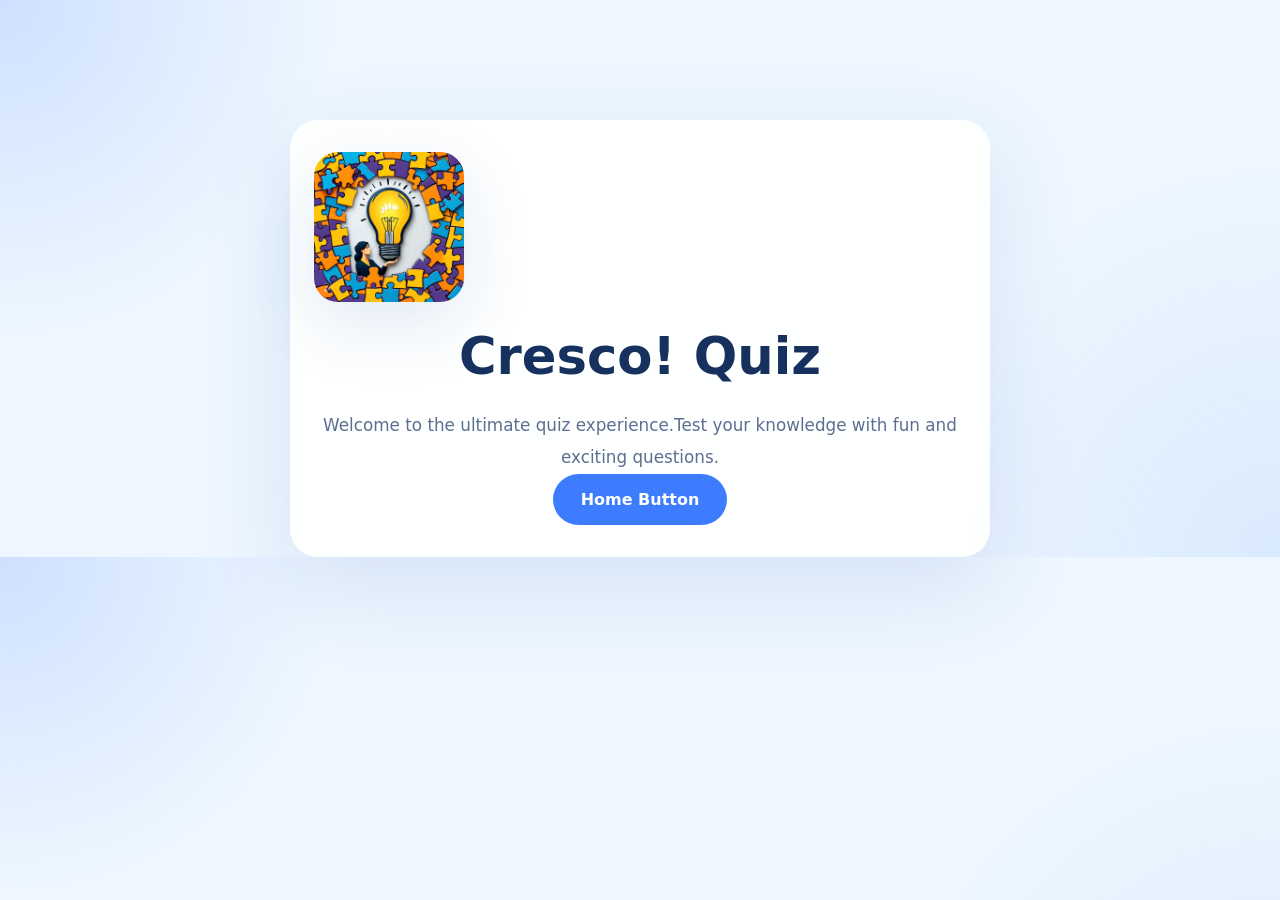
<file: index.html>
<!DOCTYPE html>
<html lang="en">
<head>
  <meta charset="UTF-8">
  <meta name="viewport" content="width=device-width, initial-scale=1.0">
  <title>Cresco! Quiz</title>
  <link rel="stylesheet" href="css/front.css">
</head>
<body>
  <div class="container">
    <header>
        <img src="images/cresco.jpg" alt="Quiz Image" class="square-image">
      <h1>Cresco! Quiz</h1>
      <p>Welcome to the ultimate quiz experience.Test your knowledge with fun and exciting questions.</p>
    </header>

    <!-- Button to redirect to another page -->
    <a href="practice.html" class="home-button">Home Button</a>
  </div>
</body>
</html>
</file>
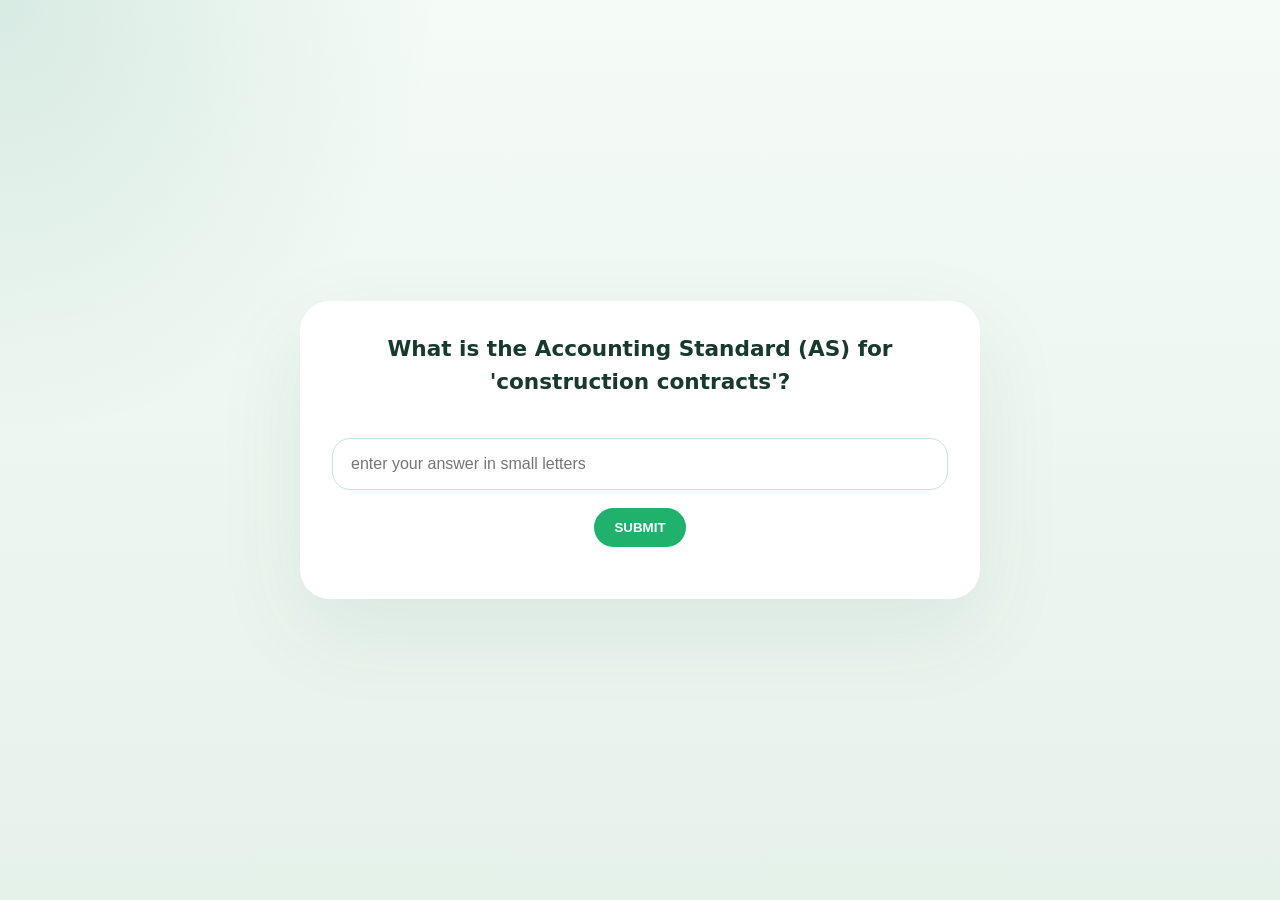
<file: caStandards.html>
<!DOCTYPE html>
<html lang="en">
<head>
  <meta charset="UTF-8">
  <meta name="viewport" content="width=device-width, initial-scale=1.0">
  <title>Quiz Website</title>
  <link rel="stylesheet" href="css/caStandards.css">
</head>
<body>
  <div class="quiz-container">
    <div class="quiz-box">
      <div id="question" class="question"></div>
      <div class="answerText">

       
        <input type="text" placeholder="enter your answer in small letters" id="answerBox"> 
        
        <button class="ansSubmitButn">SUBMIT</button>

      </div>
      <div id="result" class="result">placeholder</div>
    </div>
  </div>
  <script src="js/caStandards.js"></script>
</body>
</html>
</file>
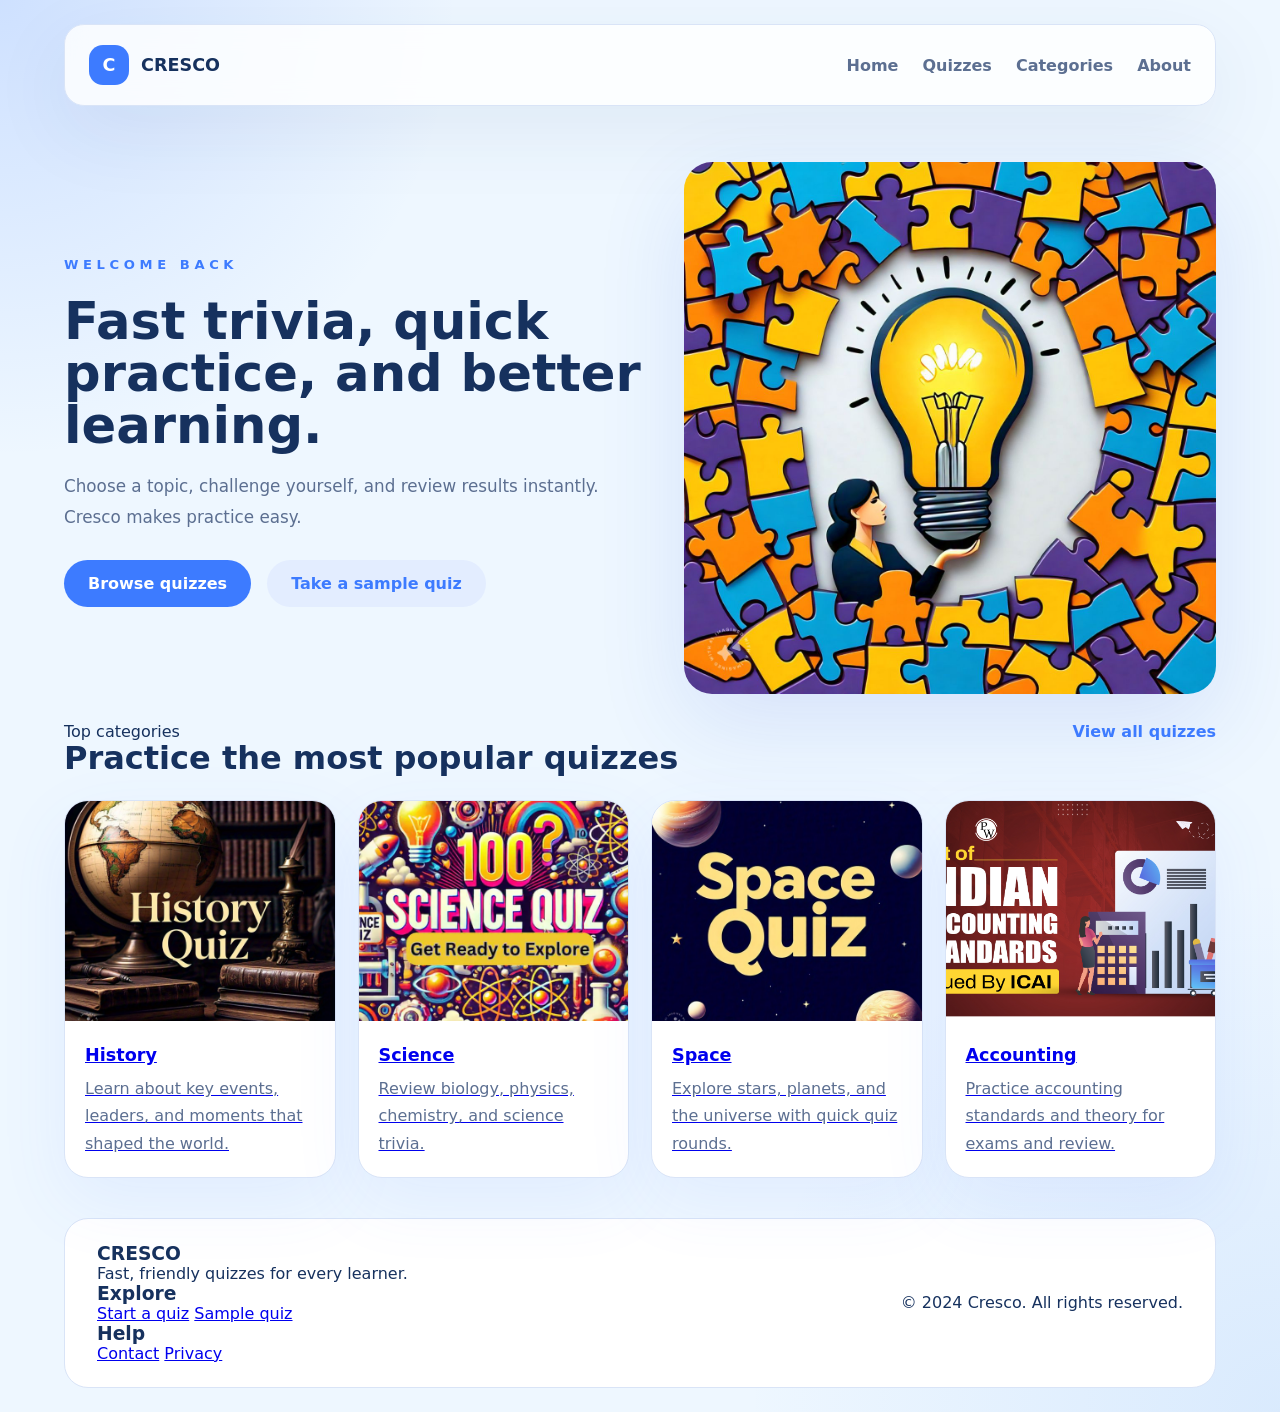
<file: home.html>
﻿<!DOCTYPE html>
<html lang="en">
  <head>
    <meta charset="UTF-8" />
    <meta name="viewport" content="width=device-width, initial-scale=1.0" />
    <title>CRESCO | Home</title>
    <link rel="stylesheet" href="css/front.css" />
  </head>
  <body>
    <div class="page-shell">
      <header class="site-header">
        <a class="brand" href="index.html">
          <span class="brand-mark">C</span>
          <span>CRESCO</span>
        </a>
        <nav class="site-nav" aria-label="Main navigation">
          <a href="index.html">Home</a>
          <a href="practice.html">Quizzes</a>
          <a href="practice.html#topics">Categories</a>
          <a href="#footer">About</a>
        </nav>
      </header>

      <main>
        <section class="hero-panel">
          <div class="hero-copy">
            <p class="eyebrow">Welcome back</p>
            <h1>Fast trivia, quick practice, and better learning.</h1>
            <p>Choose a topic, challenge yourself, and review results instantly. Cresco makes practice easy.</p>
            <div class="hero-actions">
              <a class="btn btn-primary" href="practice.html">Browse quizzes</a>
              <a class="btn btn-secondary" href="questions.html">Take a sample quiz</a>
            </div>
          </div>
          <div class="hero-visual">
            <img src="images/cresco.jpg" alt="Cresco quiz experience" />
          </div>
        </section>

        <section class="section-block" id="topics">
          <div class="section-header">
            <div>
              <p class="eyebrow">Top categories</p>
              <h2>Practice the most popular quizzes</h2>
            </div>
            <a class="link-text" href="practice.html">View all quizzes</a>
          </div>

          <div class="category-grid">
            <a class="category-card" href="questions.html">
              <img src="images/history.jpg" alt="History quiz" />
              <div>
                <h3>History</h3>
                <p>Learn about key events, leaders, and moments that shaped the world.</p>
              </div>
            </a>
            <a class="category-card" href="questions.html">
              <img src="images/science1.png" alt="Science quiz" />
              <div>
                <h3>Science</h3>
                <p>Review biology, physics, chemistry, and science trivia.</p>
              </div>
            </a>
            <a class="category-card" href="questions.html">
              <img src="images/space.jpg" alt="Space quiz" />
              <div>
                <h3>Space</h3>
                <p>Explore stars, planets, and the universe with quick quiz rounds.</p>
              </div>
            </a>
            <a class="category-card" href="caStandards.html">
              <img src="images/accounting_standards.jpg" alt="Accounting standards quiz" />
              <div>
                <h3>Accounting</h3>
                <p>Practice accounting standards and theory for exams and review.</p>
              </div>
            </a>
          </div>
        </section>
      </main>

      <footer class="site-footer" id="footer">
        <div class="footer-group">
          <div>
            <h3>CRESCO</h3>
            <p>Fast, friendly quizzes for every learner.</p>
          </div>
          <div>
            <h3>Explore</h3>
            <a href="practice.html">Start a quiz</a>
            <a href="questions.html">Sample quiz</a>
          </div>
          <div>
            <h3>Help</h3>
            <a href="#">Contact</a>
            <a href="#">Privacy</a>
          </div>
        </div>
        <p class="footer-note">© 2024 Cresco. All rights reserved.</p>
      </footer>
    </div>
  </body>
</html>
</file>
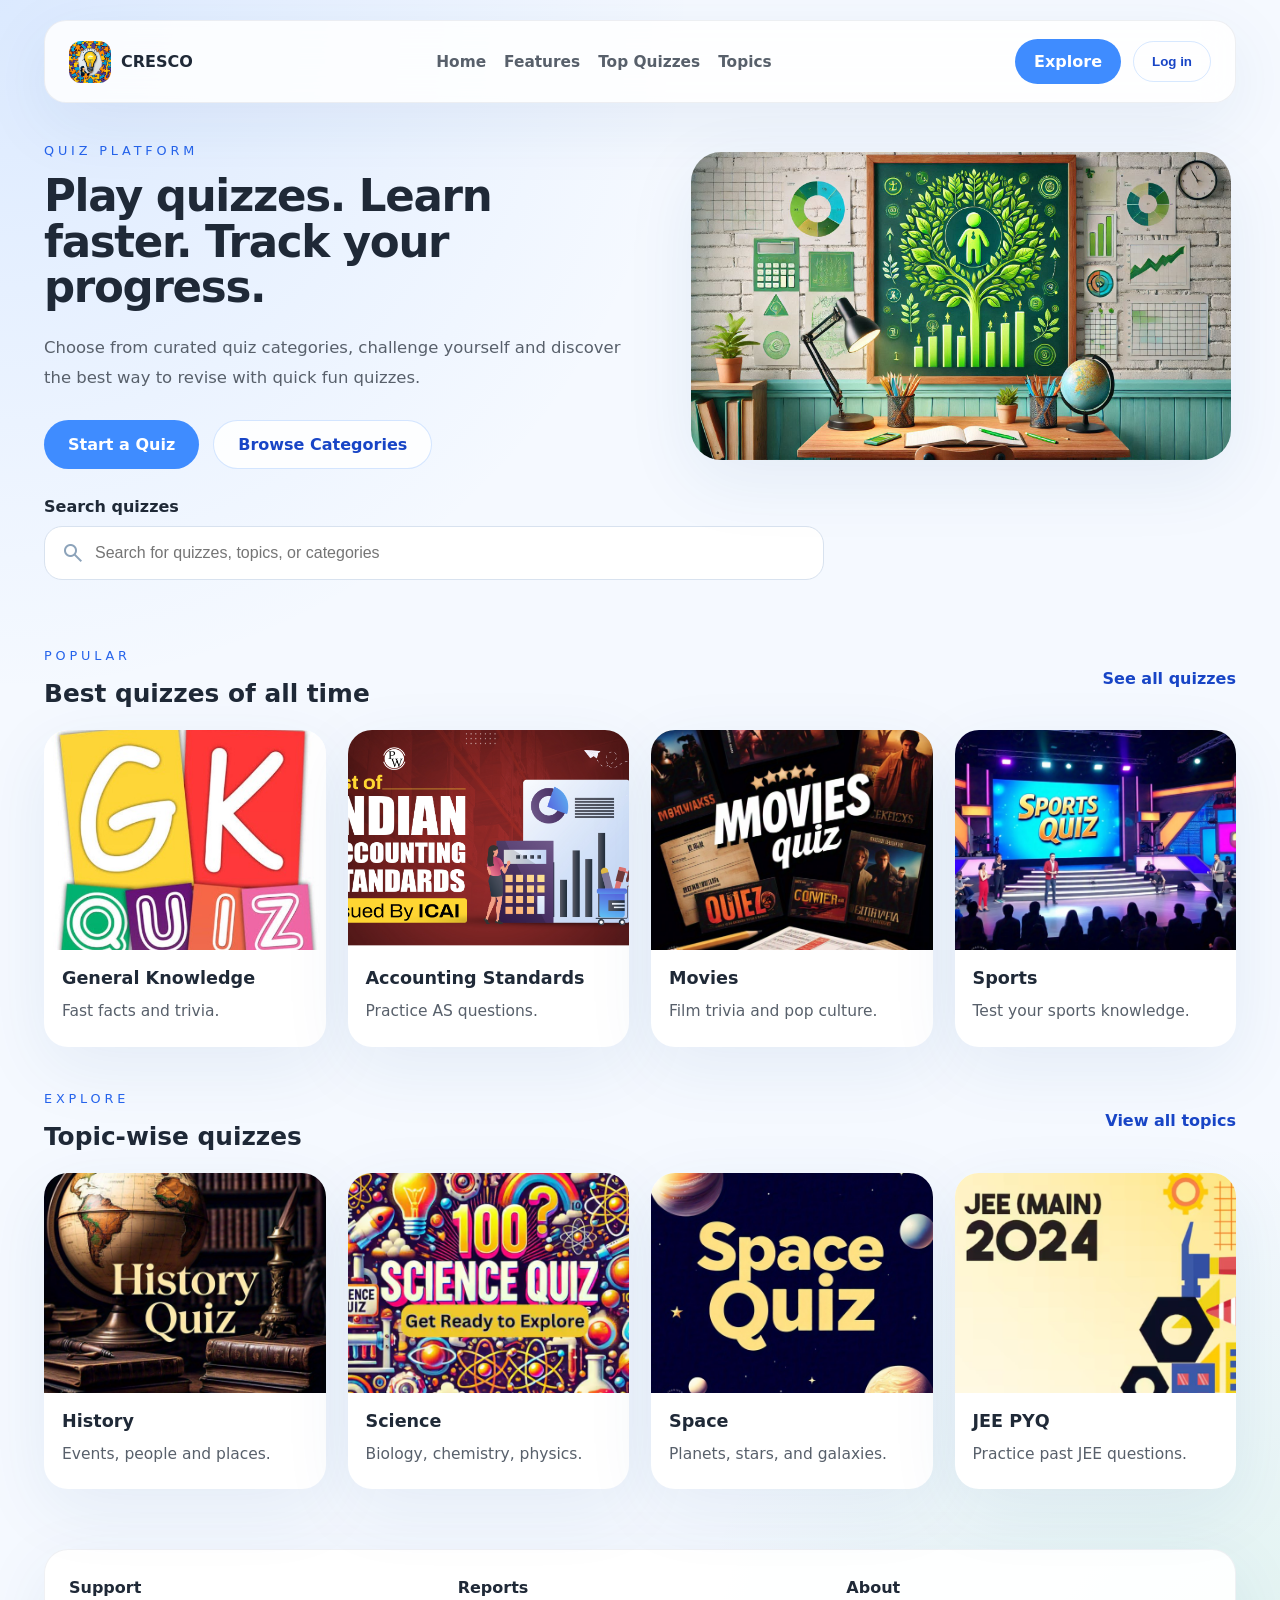
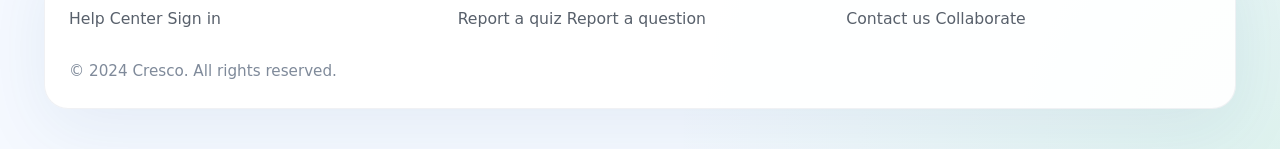
<file: practice.html>
<!DOCTYPE html>
<html lang="en">
<head>
  <meta charset="UTF-8" />
  <meta name="viewport" content="width=device-width, initial-scale=1.0" />
  <title>CRESCO | Quiz Hub</title>
  <link rel="stylesheet" href="css/practice.css" />
  <link rel="stylesheet" href="https://fonts.googleapis.com/css2?family=Material+Symbols+Outlined:opsz,wght,FILL,GRAD@20..48,100..700,0..1,-50..200" />
</head>
<body>
  <div class="page-shell">
    <header class="site-header">
      <a class="brand" href="index.html">
        <img src="images/cresco.jpg" alt="Cresco logo" />
        <span>CRESCO</span>
      </a>

      <nav class="site-nav" aria-label="Main navigation">
        <a href="index.html">Home</a>
        <a href="#features">Features</a>
        <a href="#top-quizzes">Top Quizzes</a>
        <a href="#topics">Topics</a>
      </nav>

      <div class="header-actions">
        <a class="header-button" href="#features">Explore</a>
        <button class="header-button outline" type="button">Log in</button>
      </div>
    </header>

    <main>
      <section class="hero-panel">
        <div class="hero-copy">
          <p class="eyebrow">Quiz platform</p>
          <h1>Play quizzes. Learn faster. Track your progress.</h1>
          <p class="hero-text">Choose from curated quiz categories, challenge yourself and discover the best way to revise with quick fun quizzes.</p>
          <div class="hero-actions">
            <a class="btn btn-primary" href="questions.html">Start a Quiz</a>
            <a class="btn btn-secondary" href="#top-quizzes">Browse Categories</a>
          </div>
        </div>

        <div class="hero-visual">
          <img src="images/Designer6.jpeg" alt="Online quiz platform illustration" />
        </div>
      </section>

      <section class="search-panel" id="features">
        <label class="search-label" for="quiz-search">Search quizzes</label>
        <div class="search-box">
          <span class="material-symbols-outlined search-icon">search</span>
          <input id="quiz-search" class="search-input" type="search" placeholder="Search for quizzes, topics, or categories" aria-label="Search quizzes" />
        </div>
      </section>

      <section class="section-block" id="top-quizzes">
        <div class="section-header">
          <div>
            <p class="eyebrow">Popular</p>
            <h2>Best quizzes of all time</h2>
          </div>
          <a class="link-text" href="questions.html">See all quizzes</a>
        </div>

        <div class="quiz-grid">
          <a class="quiz-card" href="questions.html">
            <img src="images/gk.jpg" alt="General knowledge quiz" />
            <div class="quiz-card-info">
              <h3>General Knowledge</h3>
              <p>Fast facts and trivia.</p>
            </div>
          </a>
          <a class="quiz-card" href="caStandards.html">
            <img src="images/accounting_standards.jpg" alt="Accounting standards quiz" />
            <div class="quiz-card-info">
              <h3>Accounting Standards</h3>
              <p>Practice AS questions.</p>
            </div>
          </a>
          <a class="quiz-card" href="questions.html">
            <img src="images/movies.jpg" alt="Movies quiz" />
            <div class="quiz-card-info">
              <h3>Movies</h3>
              <p>Film trivia and pop culture.</p>
            </div>
          </a>
          <a class="quiz-card" href="questions.html">
            <img src="images/sports.jpg" alt="Sports quiz" />
            <div class="quiz-card-info">
              <h3>Sports</h3>
              <p>Test your sports knowledge.</p>
            </div>
          </a>
        </div>
      </section>

      <section class="section-block" id="topics">
        <div class="section-header">
          <div>
            <p class="eyebrow">Explore</p>
            <h2>Topic-wise quizzes</h2>
          </div>
          <a class="link-text" href="#topics">View all topics</a>
        </div>

        <div class="quiz-grid">
          <a class="quiz-card" href="questions.html">
            <img src="images/history.jpg" alt="History quiz" />
            <div class="quiz-card-info">
              <h3>History</h3>
              <p>Events, people and places.</p>
            </div>
          </a>
          <a class="quiz-card" href="questions.html">
            <img src="images/science1.png" alt="Science quiz" />
            <div class="quiz-card-info">
              <h3>Science</h3>
              <p>Biology, chemistry, physics.</p>
            </div>
          </a>
          <a class="quiz-card" href="questions.html">
            <img src="images/space.jpg" alt="Space quiz" />
            <div class="quiz-card-info">
              <h3>Space</h3>
              <p>Planets, stars, and galaxies.</p>
            </div>
          </a>
          <a class="quiz-card" href="questions.html">
            <img src="images/jeemains.jpg" alt="JEE PYQ quiz" />
            <div class="quiz-card-info">
              <h3>JEE PYQ</h3>
              <p>Practice past JEE questions.</p>
            </div>
          </a>
        </div>
      </section>
    </main>

    <footer class="site-footer">
      <div class="footer-group">
        <div>
          <h3>Support</h3>
          <a href="#">Help Center</a>
          <a href="#">Sign in</a>
        </div>
        <div>
          <h3>Reports</h3>
          <a href="#">Report a quiz</a>
          <a href="#">Report a question</a>
        </div>
        <div>
          <h3>About</h3>
          <a href="#">Contact us</a>
          <a href="#">Collaborate</a>
        </div>
      </div>
      <p class="footer-note">© 2024 Cresco. All rights reserved.</p>
    </footer>
  </div>
</body>
</html>
</file>
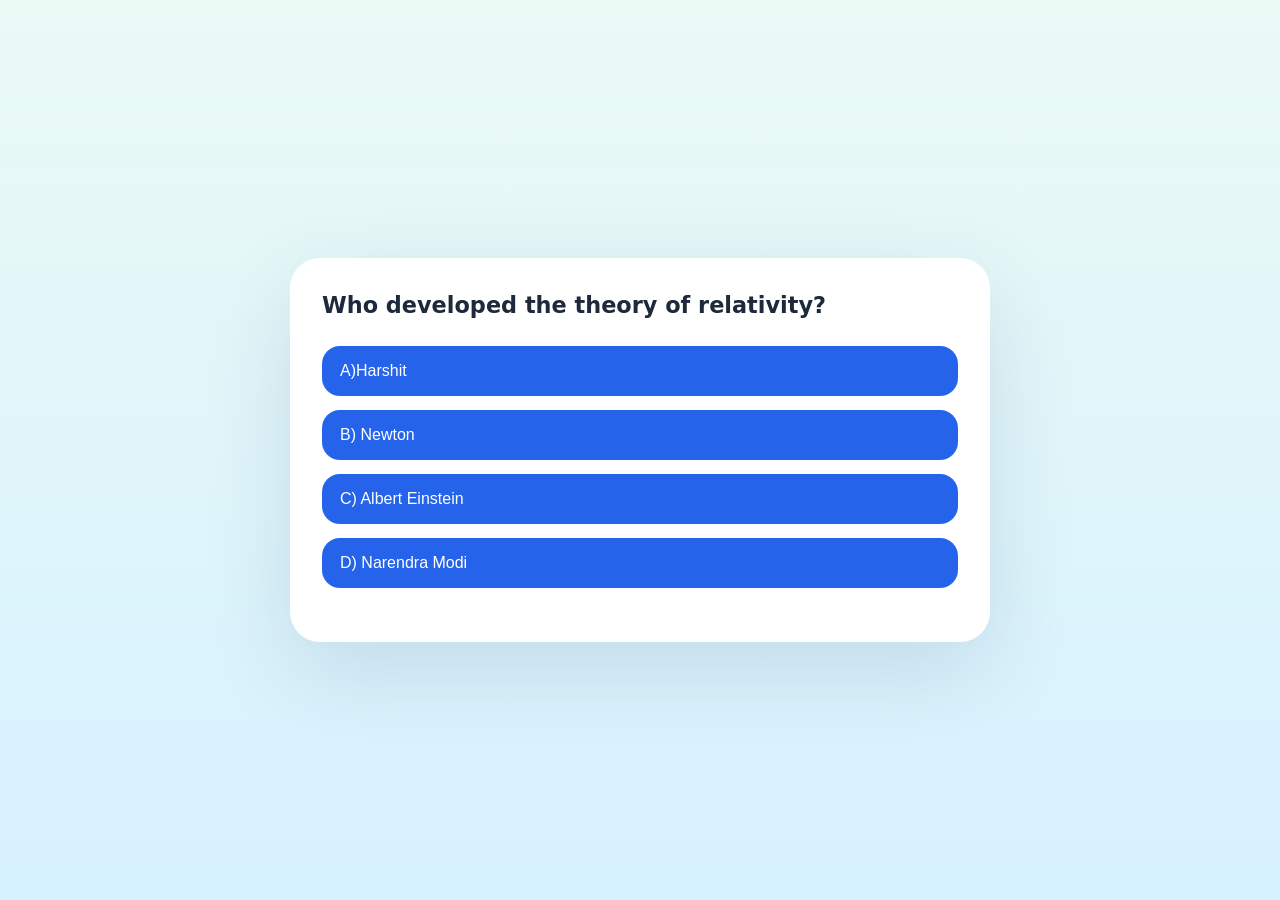
<file: questions.html>
<!DOCTYPE html>
<html lang="en">
<head>
  <meta charset="UTF-8">
  <meta name="viewport" content="width=device-width, initial-scale=1.0">
  <title>Quiz Website</title>
  <link rel="stylesheet" href="css/questions.css">
</head>
<body>
  <div class="quiz-container">
    <div class="quiz-box">
      <div id="question" class="question">who devloped the theory of relativity?</div>
      <div class="options">
        <button class="option" onclick="checkAnswer('a')">A) Harshit</button>
        <button class="option" onclick="checkAnswer('b')">B) issac newton</button>
        <button class="option" onclick="checkAnswer('c')">C) albert eienstein</button>
        <button class="option" onclick="checkAnswer('d')">D) narendra modi</button>
      </div>
      <div id="result" class="result"></div>
    </div>
  </div>
  <script src="js/questions.js"></script>
</body>
</html>
</file>
<file: css/front.css>
:root {
  --bg: #eef7ff;
  --surface: #ffffff;
  --surface-soft: #f7faff;
  --text: #16315e;
  --muted: #5c6f91;
  --accent: #3d7bff;
  --accent-soft: #e3edff;
  --border: #d9e4f7;
}

* {
  margin: 0;
  padding: 0;
  box-sizing: border-box;
}

body {
  font-family: 'Inter', system-ui, -apple-system, BlinkMacSystemFont, 'Segoe UI', sans-serif;
  color: var(--text);
  background: radial-gradient(circle at top left, rgba(61, 123, 255, 0.18), transparent 24%),
    radial-gradient(circle at bottom right, rgba(69, 142, 241, 0.12), transparent 28%),
    var(--bg);
}

.page-shell {
  max-width: 1200px;
  margin: 0 auto;
  padding: 24px;
}

.site-header {
  display: flex;
  align-items: center;
  justify-content: space-between;
  gap: 16px;
  padding: 20px 24px;
  background: rgba(255, 255, 255, 0.82);
  border: 1px solid var(--border);
  border-radius: 20px;
  box-shadow: 0 24px 80px rgba(36, 70, 132, 0.08);
  backdrop-filter: blur(12px);
  position: sticky;
  top: 16px;
  z-index: 10;
}

.brand {
  display: inline-flex;
  align-items: center;
  gap: 12px;
  text-decoration: none;
  color: var(--text);
  font-weight: 800;
  font-size: 1.1rem;
}

.brand-mark {
  display: inline-flex;
  align-items: center;
  justify-content: center;
  width: 40px;
  height: 40px;
  border-radius: 14px;
  background: var(--accent);
  color: white;
  font-weight: 700;
}

.site-nav {
  display: flex;
  gap: 24px;
  flex-wrap: wrap;
  align-items: center;
}

.site-nav a {
  color: var(--muted);
  text-decoration: none;
  font-weight: 600;
  transition: color 0.2s ease;
}

.site-nav a:hover,
.site-nav a:focus-visible {
  color: var(--accent);
}

.hero,
.hero-panel {
  display: grid;
  grid-template-columns: minmax(0, 1.05fr) minmax(360px, 0.95fr);
  align-items: center;
  gap: 32px;
  margin-top: 32px;
}

.hero-panel {
  padding: 24px 0;
}

.hero-copy {
  max-width: 650px;
}

.hero-actions {
  display: flex;
  gap: 16px;
  flex-wrap: wrap;
  margin-top: 22px;
}

.hero-copy .eyebrow {
  text-transform: uppercase;
  letter-spacing: 0.35em;
  margin-bottom: 18px;
  color: var(--accent);
  font-size: 0.82rem;
  font-weight: 700;
}

.hero-copy h1 {
  font-size: clamp(2.8rem, 4vw, 4.8rem);
  line-height: 1.02;
  margin-bottom: 20px;
}

.hero-copy p {
  font-size: 1.05rem;
  line-height: 1.8;
  color: var(--muted);
  max-width: 640px;
  margin-bottom: 28px;
}

.hero-actions {
  display: flex;
  gap: 16px;
  flex-wrap: wrap;
}

.btn {
  display: inline-flex;
  align-items: center;
  justify-content: center;
  padding: 14px 24px;
  border-radius: 999px;
  font-weight: 700;
  text-decoration: none;
  transition: transform 0.2s ease, background-color 0.2s ease, color 0.2s ease;
}

.btn-primary {
  background: var(--accent);
  color: white;
}

.btn-secondary {
  background: var(--accent-soft);
  color: var(--accent);
}

.btn:hover,
.btn:focus-visible {
  transform: translateY(-1px);
}

.hero-visual img {
  width: 100%;
  border-radius: 28px;
  box-shadow: 0 30px 90px rgba(39, 83, 214, 0.12);
  object-fit: cover;
}

.categories,
.feature-block,
.site-footer {
  margin-top: 40px;
}

.section-header {
  display: flex;
  align-items: baseline;
  justify-content: space-between;
  gap: 18px;
  margin-bottom: 24px;
}

.section-header h2 {
  font-size: 2rem;
  line-height: 1.1;
}

.link-text {
  color: var(--accent);
  font-weight: 700;
  text-decoration: none;
}

.category-grid {
  display: grid;
  grid-template-columns: repeat(4, minmax(0, 1fr));
  gap: 22px;
}

.category-card {
  background: var(--surface);
  border: 1px solid var(--border);
  border-radius: 24px;
  overflow: hidden;
  box-shadow: 0 24px 70px rgba(80, 116, 255, 0.08);
  transition: transform 0.25s ease, box-shadow 0.25s ease;
}

.category-card:hover,
.category-card:focus-within {
  transform: translateY(-4px);
  box-shadow: 0 40px 95px rgba(80, 116, 255, 0.14);
}

.category-card img {
  width: 100%;
  height: 220px;
  object-fit: cover;
}

.category-card div {
  padding: 20px;
}

.category-card h3 {
  font-size: 1.1rem;
  margin-bottom: 10px;
}

.category-card p {
  color: var(--muted);
  line-height: 1.7;
}

.feature-block {
  display: grid;
  grid-template-columns: repeat(3, minmax(0, 1fr));
  gap: 20px;
}

.feature-card {
  background: var(--surface);
  padding: 28px;
  border-radius: 24px;
  border: 1px solid var(--border);
  box-shadow: 0 20px 70px rgba(45, 81, 170, 0.08);
}

.feature-card h3 {
  margin-bottom: 14px;
}

.feature-card p {
  line-height: 1.8;
  color: var(--muted);
}

.site-footer {
  display: flex;
  align-items: center;
  justify-content: space-between;
  padding: 24px 32px;
  border-radius: 24px;
  background: var(--surface);
  border: 1px solid var(--border);
}

.footer-logo {
  font-size: 1.05rem;
  font-weight: 800;
  margin-bottom: 6px;
}

.footer-links {
  display: flex;
  gap: 18px;
  flex-wrap: wrap;
}

.footer-links a {
  text-decoration: none;
  color: var(--muted);
  font-weight: 600;
}

.footer-links a:hover,
.footer-links a:focus-visible {
  color: var(--accent);
}

@media (max-width: 980px) {
  .hero,
  .feature-block,
  .category-grid {
    grid-template-columns: 1fr;
  }

  .site-header {
    flex-direction: column;
    align-items: stretch;
  }

  .site-footer {
    flex-direction: column;
    align-items: flex-start;
    gap: 20px;
  }
}

@media (max-width: 640px) {
  .page-shell {
    padding: 18px;
  }

  .hero-copy h1 {
    font-size: 2.4rem;
  }

  .site-nav {
    justify-content: center;
  }

  .category-card img,
  .hero-visual img {
    height: auto;
  }
}

/* index page support */
.container {
  max-width: 700px;
  margin: 120px auto 0;
  text-align: center;
  padding: 32px 24px;
  background: rgba(255, 255, 255, 0.96);
  border-radius: 28px;
  box-shadow: 0 30px 90px rgba(28, 79, 170, 0.12);
}

.container header {
  display: grid;
  gap: 24px;
  align-items: center;
}

.container h1 {
  font-size: clamp(2.6rem, 4vw, 4.2rem);
  color: var(--text);
}

.container p {
  color: var(--muted);
  font-size: 1.05rem;
  line-height: 1.9;
}

.square-image {
  width: 150px;
  height: 150px;
  object-fit: cover;
  border-radius: 24px;
  box-shadow: 0 22px 70px rgba(28, 79, 170, 0.12);
}

.home-button {
  display: inline-flex;
  align-items: center;
  justify-content: center;
  padding: 16px 28px;
  border-radius: 999px;
  background: var(--accent);
  color: white;
  font-weight: 700;
  text-decoration: none;
  transition: transform 0.2s ease, background-color 0.2s ease;
}

.home-button:hover,
.home-button:focus-visible {
  transform: translateY(-1px);
  background: #1f5ed7;
}
</file>
<file: css/caStandards.css>
* {
  margin: 0;
  padding: 0;
  box-sizing: border-box;
}

body {
  min-height: 100vh;
  background: radial-gradient(circle at top left, rgba(4, 120, 87, 0.12), transparent 28%),
    linear-gradient(180deg, #f5fbf7 0%, #e5f2ea 100%);
  font-family: 'Inter', system-ui, -apple-system, BlinkMacSystemFont, 'Segoe UI', sans-serif;
  color: #173a2d;
  display: flex;
  align-items: center;
  justify-content: center;
  padding: 24px;
}

.quiz-container {
  width: 100%;
  max-width: 680px;
}

.quiz-box {
  background: white;
  padding: 32px;
  border-radius: 30px;
  box-shadow: 0 30px 90px rgba(16, 81, 45, 0.08);
  text-align: center;
}

.question {
  font-size: 1.35rem;
  font-weight: 700;
  margin-bottom: 22px;
  line-height: 1.5;
}

#answerBox {
  width: 100%;
  padding: 16px 18px;
  border-radius: 18px;
  border: 1px solid #c7e5d9;
  margin-top: 18px;
  font-size: 1rem;
  color: #173a2d;
}

.answerText {
  display: flex;
  flex-direction: column;
  align-items: center;
  gap: 18px;
  margin-bottom: 12px;
}

.ansSubmitButn {
  padding: 12px 20px;
  border-radius: 999px;
  border: none;
  background: #20b26c;
  color: white;
  font-weight: 700;
  cursor: pointer;
  transition: transform 0.2s ease, background-color 0.2s ease;
}

.ansSubmitButn:hover,
.ansSubmitButn:focus-visible {
  background: #158751;
  transform: translateY(-1px);
}

.result {
  margin-top: 20px;
  font-size: 1rem;
  font-weight: 700;
  color: #1c3f2b;
}

@media (max-width: 640px) {
  .quiz-box {
    padding: 24px;
  }
}
</file>
<file: css/practice.css>
:root {
  --bg: #f5f9ff;
  --surface: #ffffff;
  --surface-muted: #f2f7fb;
  --text: #1f2937;
  --text-muted: #58606b;
  --border: #d8e2ef;
  --accent: #3f8cff;
  --accent-strong: #1845c6;
  --shadow: 0 20px 70px rgba(22, 77, 145, 0.08);
}

* {
  margin: 0;
  padding: 0;
  box-sizing: border-box;
}

html {
  scroll-behavior: smooth;
}

body {
  font-family: 'Inter', system-ui, -apple-system, BlinkMacSystemFont, 'Segoe UI', sans-serif;
  background: radial-gradient(circle at top left, rgba(63, 140, 255, 0.14), transparent 32%),
    radial-gradient(circle at bottom right, rgba(56, 193, 119, 0.12), transparent 28%),
    var(--bg);
  color: var(--text);
  min-height: 100vh;
}

.page-shell {
  max-width: 1240px;
  margin: 0 auto;
  padding: 20px 24px 40px;
}

.site-header {
  display: flex;
  align-items: center;
  justify-content: space-between;
  gap: 16px;
  padding: 18px 24px;
  border: 1px solid rgba(148, 157, 173, 0.16);
  border-radius: 22px;
  background: rgba(255, 255, 255, 0.84);
  backdrop-filter: blur(16px);
  box-shadow: var(--shadow);
  position: sticky;
  top: 16px;
  z-index: 10;
}

.brand {
  display: inline-flex;
  align-items: center;
  gap: 10px;
  text-decoration: none;
  color: var(--text);
  font-weight: 700;
}

.brand img {
  width: 42px;
  height: 42px;
  border-radius: 12px;
  object-fit: cover;
}

.site-nav {
  display: flex;
  flex-wrap: wrap;
  gap: 18px;
  justify-content: center;
}

.site-nav a {
  color: var(--text-muted);
  text-decoration: none;
  font-size: 0.96rem;
  font-weight: 600;
  transition: color 0.2s ease;
}

.site-nav a:hover,
.site-nav a:focus-visible {
  color: var(--accent-strong);
}

.header-actions {
  display: flex;
  align-items: center;
  gap: 12px;
  flex-wrap: wrap;
}

.header-button {
  display: inline-flex;
  align-items: center;
  justify-content: center;
  padding: 12px 18px;
  border-radius: 999px;
  border: 1px solid transparent;
  background: var(--accent);
  color: white;
  font-weight: 700;
  text-decoration: none;
  transition: transform 0.2s ease, background-color 0.2s ease;
}

.header-button:hover,
.header-button:focus-visible {
  transform: translateY(-1px);
  background: #1f5ed7;
}

.header-button.outline {
  background: transparent;
  color: var(--accent-strong);
  border-color: rgba(63, 140, 255, 0.2);
}

.hero-panel {
  display: grid;
  grid-template-columns: minmax(0, 1.05fr) minmax(300px, 0.95fr);
  align-items: center;
  gap: 36px;
  margin: 40px 0 28px;
}

.hero-copy {
  max-width: 620px;
}

.eyebrow {
  text-transform: uppercase;
  letter-spacing: 0.3em;
  font-size: 0.8rem;
  color: #2563eb;
  margin-bottom: 16px;
}

.hero-panel h1 {
  font-size: clamp(2.6rem, 3.4vw, 4.2rem);
  line-height: 1.05;
  letter-spacing: -0.03em;
  margin-bottom: 22px;
}

.hero-text {
  max-width: 590px;
  font-size: 1.03rem;
  line-height: 1.8;
  color: var(--text-muted);
  margin-bottom: 28px;
}

.hero-actions {
  display: flex;
  gap: 14px;
  flex-wrap: wrap;
}

.btn {
  display: inline-flex;
  align-items: center;
  justify-content: center;
  padding: 14px 24px;
  border-radius: 999px;
  font-weight: 700;
  text-decoration: none;
}

.btn-primary {
  background: var(--accent);
  color: white;
}

.btn-secondary {
  border: 1px solid rgba(63, 140, 255, 0.22);
  color: var(--accent-strong);
  background: rgba(255, 255, 255, 0.84);
}

.btn-primary:hover,
.btn-secondary:hover,
.btn-primary:focus-visible,
.btn-secondary:focus-visible {
  transform: translateY(-1px);
}

.hero-visual {
  display: flex;
  justify-content: center;
}

.hero-visual img {
  width: 100%;
  max-width: 540px;
  border-radius: 30px;
  box-shadow: var(--shadow);
  object-fit: cover;
}

.search-panel {
  margin-bottom: 36px;
}

.search-label {
  display: block;
  font-weight: 700;
  margin-bottom: 10px;
  color: var(--text-strong);
}

.search-box {
  display: flex;
  align-items: center;
  gap: 10px;
  padding: 14px 16px;
  border-radius: 18px;
  background: var(--surface);
  border: 1px solid var(--border);
  max-width: 780px;
}

.search-icon {
  color: #8ca3ba;
  font-size: 1.2rem;
}

.search-input {
  width: 100%;
  border: none;
  outline: none;
  font-size: 1rem;
  color: var(--text);
  background: transparent;
}

.section-block {
  padding: 32px 0 12px;
}

.section-header {
  display: flex;
  align-items: center;
  justify-content: space-between;
  gap: 16px;
  margin-bottom: 22px;
}

.section-header h2 {
  font-size: 1.55rem;
  margin-top: 4px;
}

.link-text {
  color: var(--accent-strong);
  text-decoration: none;
  font-weight: 700;
}

.quiz-grid {
  display: grid;
  grid-template-columns: repeat(4, minmax(0, 1fr));
  gap: 22px;
}

.quiz-card {
  display: grid;
  border-radius: 24px;
  overflow: hidden;
  background: var(--surface);
  box-shadow: var(--shadow);
  text-decoration: none;
  color: inherit;
  transition: transform 0.25s ease, box-shadow 0.25s ease;
}

.quiz-card:hover,
.quiz-card:focus-visible {
  transform: translateY(-4px);
  box-shadow: 0 30px 80px rgba(22, 77, 145, 0.12);
}

.quiz-card img {
  width: 100%;
  height: 220px;
  object-fit: cover;
}

.quiz-card-info {
  padding: 18px 18px 22px;
}

.quiz-card-info h3 {
  font-size: 1.1rem;
  margin-bottom: 10px;
}

.quiz-card-info p {
  color: var(--text-muted);
  line-height: 1.7;
  font-size: 0.97rem;
}

.site-footer {
  margin-top: 48px;
  padding: 28px 24px;
  border-radius: 24px;
  background: rgba(255, 255, 255, 0.92);
  border: 1px solid rgba(148, 157, 173, 0.14);
  box-shadow: var(--shadow);
}

.footer-group {
  display: grid;
  grid-template-columns: repeat(3, minmax(0, 1fr));
  gap: 24px;
  margin-bottom: 24px;
}

.site-footer h3 {
  margin-bottom: 12px;
  font-size: 1rem;
}

.site-footer a {
  display: inline-block;
  margin-bottom: 10px;
  color: var(--text-muted);
  text-decoration: none;
  font-size: 0.98rem;
}

.site-footer a:hover,
.site-footer a:focus-visible {
  color: var(--accent-strong);
}

.footer-note {
  color: #7f8a9a;
  font-size: 0.95rem;
}

@media (max-width: 1024px) {
  .hero-panel {
    grid-template-columns: 1fr;
  }

  .quiz-grid {
    grid-template-columns: repeat(2, minmax(0, 1fr));
  }
}

@media (max-width: 720px) {
  .page-shell {
    padding: 18px 16px 30px;
  }

  .site-header {
    flex-direction: column;
    align-items: stretch;
    padding: 18px;
  }

  .site-nav {
    justify-content: center;
  }

  .header-actions {
    justify-content: center;
  }

  .search-label {
    font-size: 0.95rem;
  }

  .quiz-grid {
    grid-template-columns: 1fr;
  }
}

@media (max-width: 520px) {
  .hero-panel h1 {
    font-size: 2.4rem;
  }

  .hero-actions {
    flex-direction: column;
    align-items: stretch;
  }

  .search-box {
    flex-direction: column;
    align-items: stretch;
  }

  .search-icon {
    align-self: flex-start;
  }
}
</file>
<file: css/questions.css>
* {
  margin: 0;
  padding: 0;
  box-sizing: border-box;
}

body {
  min-height: 100vh;
  font-family: 'Inter', system-ui, -apple-system, BlinkMacSystemFont, 'Segoe UI', sans-serif;
  background: linear-gradient(180deg, #eafaf5 0%, #d6f1ff 100%);
  color: #1e293b;
  display: flex;
  align-items: center;
  justify-content: center;
  padding: 24px;
}

.quiz-container {
  width: 100%;
  max-width: 700px;
}

.quiz-box {
  background: white;
  border-radius: 30px;
  box-shadow: 0 30px 90px rgba(16, 52, 93, 0.12);
  overflow: hidden;
  padding: 32px;
}

.quiz-header {
  display: flex;
  align-items: center;
  justify-content: space-between;
  margin-bottom: 28px;
}

.quiz-title {
  font-size: 1.5rem;
  font-weight: 700;
}

.question {
  font-size: 1.4rem;
  font-weight: 700;
  line-height: 1.4;
  margin-bottom: 24px;
}

.options {
  display: grid;
  gap: 14px;
  margin-bottom: 22px;
}

.option {
  background: #2563eb;
  color: white;
  border: none;
  border-radius: 18px;
  padding: 16px 18px;
  text-align: left;
  font-size: 1rem;
  cursor: pointer;
  transition: transform 0.2s ease, background-color 0.2s ease, box-shadow 0.2s ease;
}

.option:hover,
.option:focus-visible {
  background: #1d4ed8;
  transform: translateY(-1px);
  box-shadow: 0 18px 40px rgba(37, 99, 235, 0.15);
}

.result {
  margin-top: 20px;
  font-size: 1.05rem;
  font-weight: 700;
  color: #334155;
}

@media (max-width: 640px) {
  .quiz-box {
    padding: 24px;
  }

  .question {
    font-size: 1.2rem;
  }
}
</file>
